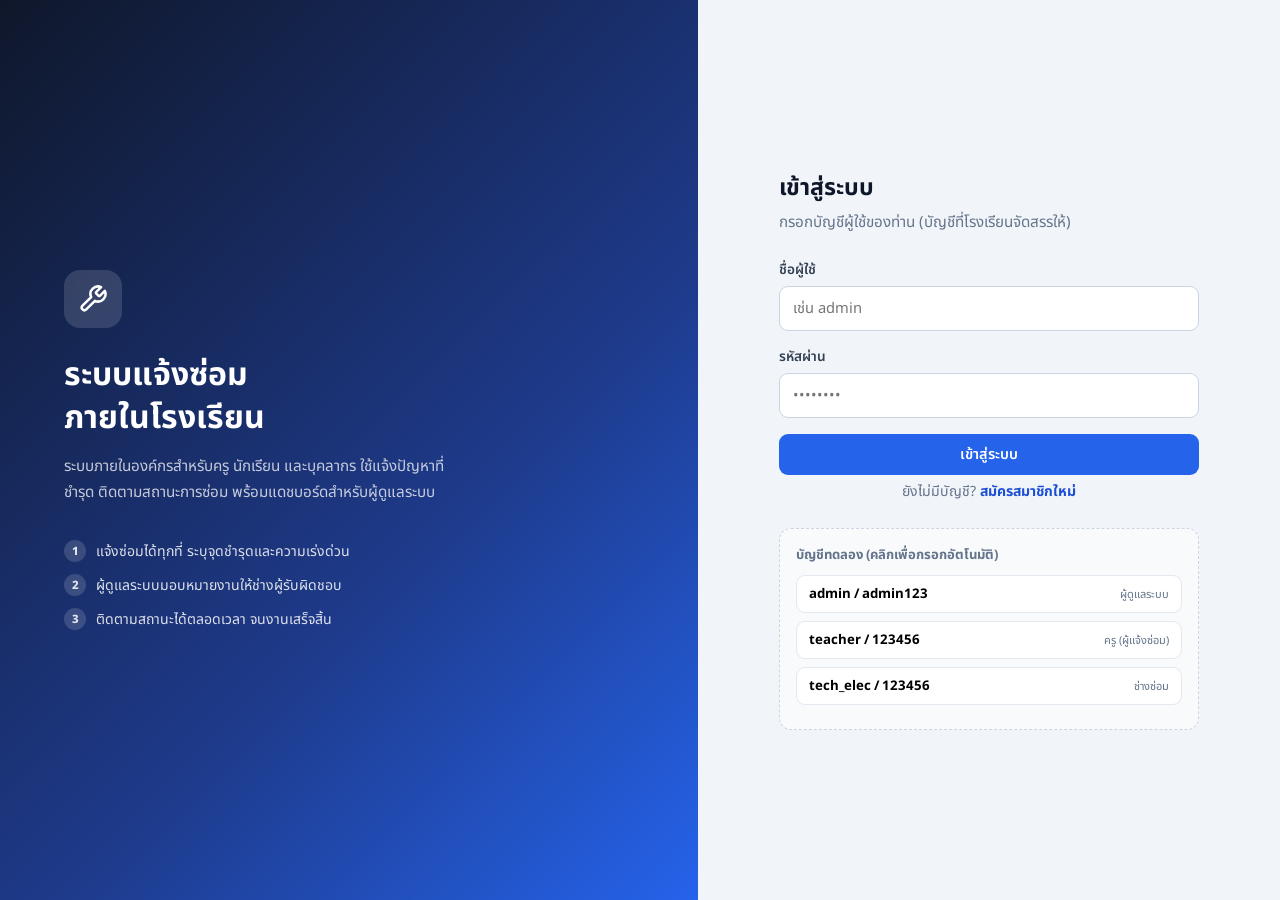
<file: index.html>
<!DOCTYPE html>
<html lang="th">
<head>
  <meta charset="UTF-8">
  <meta name="viewport" content="width=device-width, initial-scale=1.0">
  <title>เข้าสู่ระบบ | ระบบแจ้งซ่อมภายในโรงเรียน</title>
  <link rel="stylesheet" href="css/style.css">
</head>
<body class="login-page">

  <section class="login-brand">
    <div class="brand-mark">
      <svg width="30" height="30" viewBox="0 0 24 24" fill="none" stroke="#fff" stroke-width="2" stroke-linecap="round" stroke-linejoin="round">
        <path d="M14.7 6.3a1 1 0 0 0 0 1.4l1.6 1.6a1 1 0 0 0 1.4 0l3.77-3.77a6 6 0 0 1-7.94 7.94l-6.91 6.91a2.12 2.12 0 0 1-3-3l6.91-6.91a6 6 0 0 1 7.94-7.94l-3.76 3.76z"/>
      </svg>
    </div>
    <h1>ระบบแจ้งซ่อม<br>ภายในโรงเรียน</h1>
    <p>ระบบภายในองค์กรสำหรับครู นักเรียน และบุคลากร ใช้แจ้งปัญหาที่ชำรุด ติดตามสถานะการซ่อม พร้อมแดชบอร์ดสำหรับผู้ดูแลระบบ</p>
    <div class="brand-points">
      <span class="brand-point"><i>1</i> แจ้งซ่อมได้ทุกที่ ระบุจุดชำรุดและความเร่งด่วน</span>
      <span class="brand-point"><i>2</i> ผู้ดูแลระบบมอบหมายงานให้ช่างผู้รับผิดชอบ</span>
      <span class="brand-point"><i>3</i> ติดตามสถานะได้ตลอดเวลา จนงานเสร็จสิ้น</span>
    </div>
  </section>

  <section class="login-panel">
    <div class="login-card">
      <h2>เข้าสู่ระบบ</h2>
      <p>กรอกบัญชีผู้ใช้ของท่าน (บัญชีที่โรงเรียนจัดสรรให้)</p>

      <div id="loginError" class="login-error" hidden></div>

      <form id="loginForm" autocomplete="off">
        <div class="field">
          <label for="username">ชื่อผู้ใช้</label>
          <input class="input" type="text" id="username" placeholder="เช่น admin" required>
        </div>
        <div class="field">
          <label for="password">รหัสผ่าน</label>
          <input class="input" type="password" id="password" placeholder="••••••••" required>
        </div>
        <button class="btn btn-block" type="submit">เข้าสู่ระบบ</button>
      </form>

        <p class="reg-link">ยังไม่มีบัญชี? <a href="register.html">สมัครสมาชิกใหม่</a></p>

      <div class="demo-box">
        <h4>บัญชีทดลอง (คลิกเพื่อกรอกอัตโนมัติ)</h4>
        <button type="button" class="demo-row" data-u="admin" data-p="admin123"><b>admin / admin123</b><small>ผู้ดูแลระบบ</small></button>
        <button type="button" class="demo-row" data-u="teacher" data-p="123456"><b>teacher / 123456</b><small>ครู (ผู้แจ้งซ่อม)</small></button>
        <button type="button" class="demo-row" data-u="tech_elec" data-p="123456"><b>tech_elec / 123456</b><small>ช่างซ่อม</small></button>
      </div>
    </div>
  </section>

  <script src="js/db.js"></script>
  <script src="js/ui.js"></script>
  <script src="js/login.js"></script>
</body>
</html>
</file>
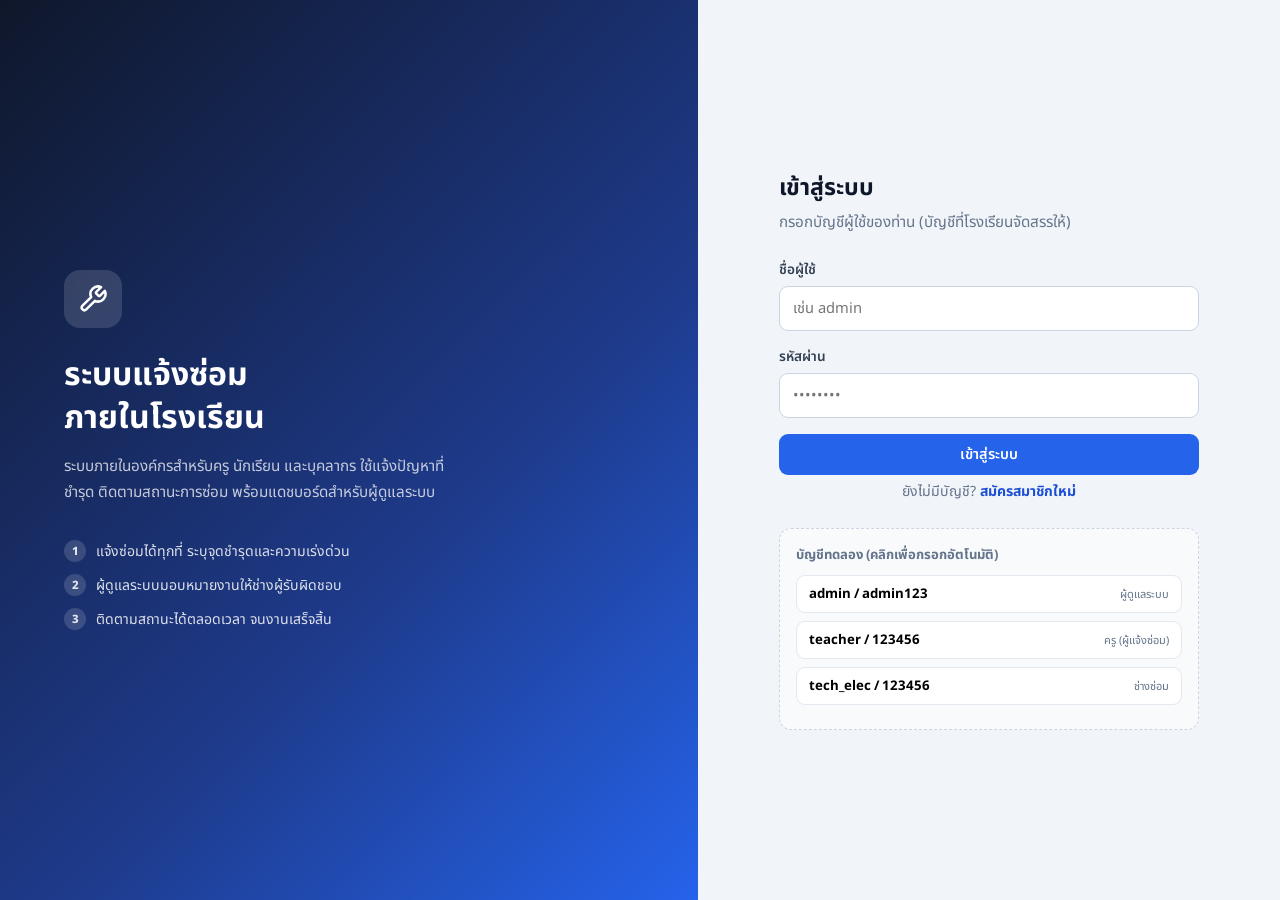
<file: admin.html>
<!DOCTYPE html>
<html lang="th">
<head>
  <meta charset="UTF-8">
  <meta name="viewport" content="width=device-width, initial-scale=1.0">
  <title>แดชบอร์ดผู้ดูแลระบบ | ระบบแจ้งซ่อมภายในโรงเรียน</title>
  <link rel="stylesheet" href="css/style.css">
</head>
<body>
<div class="layout">

  <aside class="sidebar">
    <span class="logo"><span class="logo-mark">
      <svg width="17" height="17" viewBox="0 0 24 24" fill="none" stroke="#fff" stroke-width="2.4" stroke-linecap="round" stroke-linejoin="round"><path d="M14.7 6.3a1 1 0 0 0 0 1.4l1.6 1.6a1 1 0 0 0 1.4 0l3.77-3.77a6 6 0 0 1-7.94 7.94l-6.91 6.91a2.12 2.12 0 0 1-3-3l6.91-6.91a6 6 0 0 1 7.94-7.94l-3.76 3.76z"/></svg>
    </span> ระบบแจ้งซ่อมโรงเรียน</span>
    <nav>
      <button class="side-item active" data-view="viewDashboard">
        <svg viewBox="0 0 24 24" fill="none" stroke="currentColor" stroke-width="2" stroke-linecap="round"><rect x="3" y="3" width="7" height="9"/><rect x="14" y="3" width="7" height="5"/><rect x="14" y="12" width="7" height="9"/><rect x="3" y="16" width="7" height="5"/></svg>
        แดชบอร์ด
      </button>
      <button class="side-item" data-view="viewRepairs">
        <svg viewBox="0 0 24 24" fill="none" stroke="currentColor" stroke-width="2" stroke-linecap="round" stroke-linejoin="round"><path d="M16 4h2a2 2 0 0 1 2 2v14a2 2 0 0 1-2 2H6a2 2 0 0 1-2-2V6a2 2 0 0 1 2-2h2"/><rect x="8" y="2" width="8" height="4" rx="1"/></svg>
        จัดการแจ้งซ่อม
      </button>
      <button class="side-item" data-view="viewUsers">
        <svg viewBox="0 0 24 24" fill="none" stroke="currentColor" stroke-width="2" stroke-linecap="round" stroke-linejoin="round"><path d="M17 21v-2a4 4 0 0 0-4-4H5a4 4 0 0 0-4 4v2"/><circle cx="9" cy="7" r="4"/><path d="M23 21v-2a4 4 0 0 0-3-3.87M16 3.13a4 4 0 0 1 0 7.75"/></svg>
        จัดการผู้ใช้งาน
      </button>
    </nav>
    <div class="sidebar-footer">
      <div class="user-chip">
        <div class="avatar" data-user-avatar></div>
        <div class="info"><b data-user-name></b><small>ผู้ดูแลระบบ</small></div>
        <button class="btn btn-outline btn-sm" data-logout>ออก</button>
      </div>
    </div>
  </aside>

  <main class="main">

    <!-- ===== Dashboard ===== -->
    <section id="viewDashboard" class="view active">
      <div class="main-head">
        <div><h1>ภาพรวมการแจ้งซ่อม</h1><p id="todayText"></p></div>
        <button class="btn" data-view="viewRepairs">ไปที่จัดการแจ้งซ่อม</button>
      </div>

      <div class="stat-grid">
        <div class="stat-card stat-click" data-goto-status="">
          <div class="stat-icon" style="background:#e0e7ff;color:#3730a3">
            <svg viewBox="0 0 24 24" fill="none" stroke="currentColor" stroke-width="2" stroke-linecap="round" stroke-linejoin="round"><path d="M16 4h2a2 2 0 0 1 2 2v14a2 2 0 0 1-2 2H6a2 2 0 0 1-2-2V6a2 2 0 0 1 2-2h2"/><rect x="8" y="2" width="8" height="4" rx="1"/><path d="M9 12h6M9 16h6"/></svg>
          </div>
          <div><div class="stat-num" id="stTotal">0</div><div class="stat-label">งานทั้งหมด</div></div>
        </div>
        <div class="stat-card stat-click" data-goto-status="pending">
          <div class="stat-icon" style="background:#fef3c7;color:#b45309">
            <svg viewBox="0 0 24 24" fill="none" stroke="currentColor" stroke-width="2" stroke-linecap="round" stroke-linejoin="round"><circle cx="12" cy="12" r="10"/><polyline points="12 6 12 12 16 14"/></svg>
          </div>
          <div><div class="stat-num" id="stPending">0</div><div class="stat-label">รอดำเนินการ</div></div>
        </div>
        <div class="stat-card stat-click" data-goto-status="in_progress">
          <div class="stat-icon" style="background:#ede9fe;color:#6d28d9">
            <svg viewBox="0 0 24 24" fill="none" stroke="currentColor" stroke-width="2" stroke-linecap="round" stroke-linejoin="round"><path d="M14.7 6.3a1 1 0 0 0 0 1.4l1.6 1.6a1 1 0 0 0 1.4 0l3.77-3.77a6 6 0 0 1-7.94 7.94l-6.91 6.91a2.12 2.12 0 0 1-3-3l6.91-6.91a6 6 0 0 1 7.94-7.94l-3.76 3.76z"/></svg>
          </div>
          <div><div class="stat-num" id="stProgress">0</div><div class="stat-label">กำลังซ่อม / มอบหมายแล้ว</div></div>
        </div>
        <div class="stat-card stat-click" data-goto-status="done">
          <div class="stat-icon" style="background:#d1fae5;color:#047857">
            <svg viewBox="0 0 24 24" fill="none" stroke="currentColor" stroke-width="2" stroke-linecap="round" stroke-linejoin="round"><path d="M22 11.08V12a10 10 0 1 1-5.93-9.14"/><polyline points="22 4 12 14.01 9 11.01"/></svg>
          </div>
          <div><div class="stat-num" id="stDone">0</div><div class="stat-label">เสร็จสิ้น</div></div>
        </div>
      </div>

      <div class="grid-2">
        <div class="card card-pad">
          <h3 class="card-title">จำนวนแจ้งซ่อมตามหมวดงาน</h3>
          <div id="catChart"></div>
        </div>
        <div class="card card-pad">
          <h3 class="card-title">สัดส่วนสถานะงานทั้งหมด</h3>
          <div class="donut-wrap">
            <div class="donut" id="statusDonut"></div>
            <div class="legend" id="statusLegend"></div>
          </div>
        </div>
      </div>

      <div class="card">
        <div class="card-pad" style="padding-bottom:8px;display:flex;justify-content:space-between;align-items:center">
          <h3 class="card-title" style="margin:0">แจ้งซ่อมล่าสุด</h3>
          <button class="btn btn-outline btn-sm" data-view="viewRepairs">ดูทั้งหมด</button>
        </div>
        <div class="table-wrap">
          <table class="data-table">
            <thead><tr><th>รหัส</th><th>เรื่อง / สถานที่</th><th>ผู้แจ้ง</th><th>ความเร่งด่วน</th><th>สถานะ</th><th>ช่างผู้รับผิดชอบ</th></tr></thead>
            <tbody id="recentBody"></tbody>
          </table>
        </div>
      </div>
    </section>

    <!-- ===== Repairs management ===== -->
    <section id="viewRepairs" class="view">
      <div class="main-head">
        <div><h1>จัดการแจ้งซ่อม</h1><p>ตรวจสอบ มอบหมายช่าง และปิดงาน</p></div>
      </div>
      <div class="filter-tabs" id="repairGroupTabs">
        <button type="button" class="ftab active" data-group="">งานทั้งหมด</button>
        <button type="button" class="ftab" data-group="active">กำลังดำเนินการ</button>
        <button type="button" class="ftab" data-group="finished">ซ่อมเสร็จแล้ว / ยกเลิก</button>
      </div>
      <div class="card card-pad" style="padding-bottom:12px">
        <div class="toolbar" style="margin-bottom:0">
          <input type="text" class="input search" id="rSearch" placeholder="ค้นหารหัส / เรื่อง / สถานที่...">
          <select class="input" id="rStatus">
            <option value="">สถานะ: ทั้งหมด</option>
            <option value="pending">รอดำเนินการ</option>
            <option value="assigned">มอบหมายแล้ว</option>
            <option value="in_progress">กำลังซ่อม</option>
            <option value="done">เสร็จสิ้น</option>
            <option value="cancelled">ยกเลิก</option>
          </select>
          <select class="input" id="rCategory"><option value="">หมวด: ทั้งหมด</option></select>
        </div>
      </div>
      <div class="card" style="margin-top:14px">
        <div class="table-wrap">
          <table class="data-table">
            <thead>
              <tr>
                <th>รหัส</th><th>เรื่อง / สถานที่</th><th>หมวด</th><th>ผู้แจ้ง</th><th>ความเร่งด่วน</th>
                <th>ช่างผู้รับผิดชอบ</th><th>สถานะ</th><th>วันที่แจ้ง / เสร็จ</th><th style="text-align:right">จัดการ</th>
              </tr>
            </thead>
            <tbody id="repairTableBody"></tbody>
          </table>
        </div>
        <div id="repairEmpty" class="empty-state" hidden><b>ไม่พบรายการ</b>ลองปรับเงื่อนไขการค้นหา</div>
      </div>
    </section>

    <!-- ===== Users management ===== -->
    <section id="viewUsers" class="view">
      <div class="main-head">
        <div><h1>จัดการผู้ใช้งาน</h1><p>เพิ่มบัญชีครู นักเรียน และช่างซ่อมของโรงเรียน</p></div>
        <button class="btn" id="addUserBtn">+ เพิ่มผู้ใช้งาน</button>
      </div>
      <div class="card card-pad" style="padding-bottom:12px">
        <div class="toolbar" style="margin-bottom:0">
          <input type="text" class="input search" id="uSearch" placeholder="ค้นหาชื่อ / ชื่อผู้ใช้...">
          <select class="input" id="uRole">
            <option value="">บทบาท: ทั้งหมด</option>
            <option value="admin">ผู้ดูแลระบบ</option>
            <option value="tech">ช่างซ่อม</option>
            <option value="user">ผู้แจ้งซ่อม</option>
          </select>
        </div>
      </div>
      <div class="card" style="margin-top:14px">
        <div class="table-wrap">
          <table class="data-table">
            <thead><tr><th>รหัส</th><th>ชื่อ - สกุล</th><th>ชื่อผู้ใช้</th><th>บทบาท</th><th>เบอร์ติดต่อ</th><th style="text-align:right">จัดการ</th></tr></thead>
            <tbody id="userTableBody"></tbody>
          </table>
        </div>
        <div id="userEmpty" class="empty-state" hidden><b>ไม่พบผู้ใช้งาน</b></div>
      </div>
    </section>
  </main>
</div>

<!-- assign modal -->
<div class="modal-backdrop" id="assignModal">
  <div class="modal">
    <div class="modal-head"><h3 id="assignTitle">มอบหมายงาน</h3>
      <button class="modal-close" onclick="closeModal('assignModal')">✕</button></div>
    <form id="assignForm">
      <div class="modal-body">
        <p style="font-size:.86rem;color:var(--muted)" id="assignInfo"></p>
        <div class="field">
          <label for="assignTech">ช่างผู้รับผิดชอบ *</label>
          <select class="input" id="assignTech" required></select>
        </div>
        <div class="field">
          <label for="assignPriority">ปรับความเร่งด่วน</label>
          <select class="input" id="assignPriority">
            <option value="normal">ปกติ</option>
            <option value="urgent">เร่งด่วน</option>
            <option value="emergency">ฉุกเฉิน</option>
          </select>
        </div>
      </div>
      <div class="modal-foot">
        <button type="button" class="btn btn-outline btn-sm" onclick="closeModal('assignModal')">ยกเลิก</button>
        <button type="submit" class="btn btn-sm">บันทึกการมอบหมาย</button>
      </div>
    </form>
  </div>
</div>

<!-- repair detail modal -->
<div class="modal-backdrop" id="detailModal">
  <div class="modal modal-lg">
    <div class="modal-head"><h3>รายละเอียดงาน <span id="dCode" class="code-tag"></span></h3>
      <button class="modal-close" onclick="closeModal('detailModal')">✕</button></div>
    <div class="modal-body" id="detailBody"></div>
  </div>
</div>

<!-- user form modal -->
<div class="modal-backdrop" id="userModal">
  <div class="modal">
    <div class="modal-head"><h3 id="userModalTitle">เพิ่มผู้ใช้งาน</h3>
      <button class="modal-close" onclick="closeModal('userModal')">✕</button></div>
    <form id="userForm">
      <div class="modal-body">
        <input type="hidden" id="uEditId">
        <div class="field">
          <label for="uName">ชื่อ - สกุล *</label>
          <input class="input" id="uName" required placeholder="เช่น ครูสมศรี รักเรียน">
        </div>
        <div class="field">
          <label for="uUsername">ชื่อผู้ใช้ (เข้าสู่ระบบ) *</label>
          <input class="input" id="uUsername" required placeholder="ภาษาอังกฤษ ไม่มีวรรค">
        </div>
        <div class="field">
          <label for="uPassword">รหัสผ่าน *</label>
          <input class="input" id="uPassword" required minlength="4" placeholder="อย่างน้อย 4 ตัวอักษร">
        </div>
        <div class="field">
          <label for="uRoleSelect">บทบาท *</label>
          <select class="input" id="uRoleSelect" required>
            <option value="user">ผู้แจ้งซ่อม (ครู/นักเรียน/บุคลากร)</option>
            <option value="tech">ช่างซ่อม</option>
            <option value="admin">ผู้ดูแลระบบ</option>
          </select>
        </div>
        <div class="field">
          <label for="uPhone">เบอร์ติดต่อ</label>
          <input class="input" id="uPhone" placeholder="เช่น 08x-xxx-xxxx">
        </div>
      </div>
      <div class="modal-foot">
        <button type="button" class="btn btn-outline btn-sm" onclick="closeModal('userModal')">ยกเลิก</button>
        <button type="submit" class="btn btn-sm">บันทึก</button>
      </div>
    </form>
  </div>
</div>

<!-- confirm modal -->
<div class="modal-backdrop" id="confirmModal">
  <div class="modal" style="max-width:400px">
    <div class="modal-head"><h3 id="confirmTitle">ยืนยัน</h3>
      <button class="modal-close">✕</button></div>
    <div class="modal-body"><p style="font-size:.9rem;color:#334155" id="confirmMessage"></p></div>
    <div class="modal-foot">
      <button class="btn btn-outline btn-sm" id="confirmCancelBtn">ปิด</button>
      <button class="btn btn-danger btn-sm" id="confirmOkBtn">ยืนยัน</button>
    </div>
  </div>
</div>

<script src="js/db.js"></script>
<script src="js/ui.js"></script>
<script src="js/admin.js"></script>
</body>
</html>
</file>
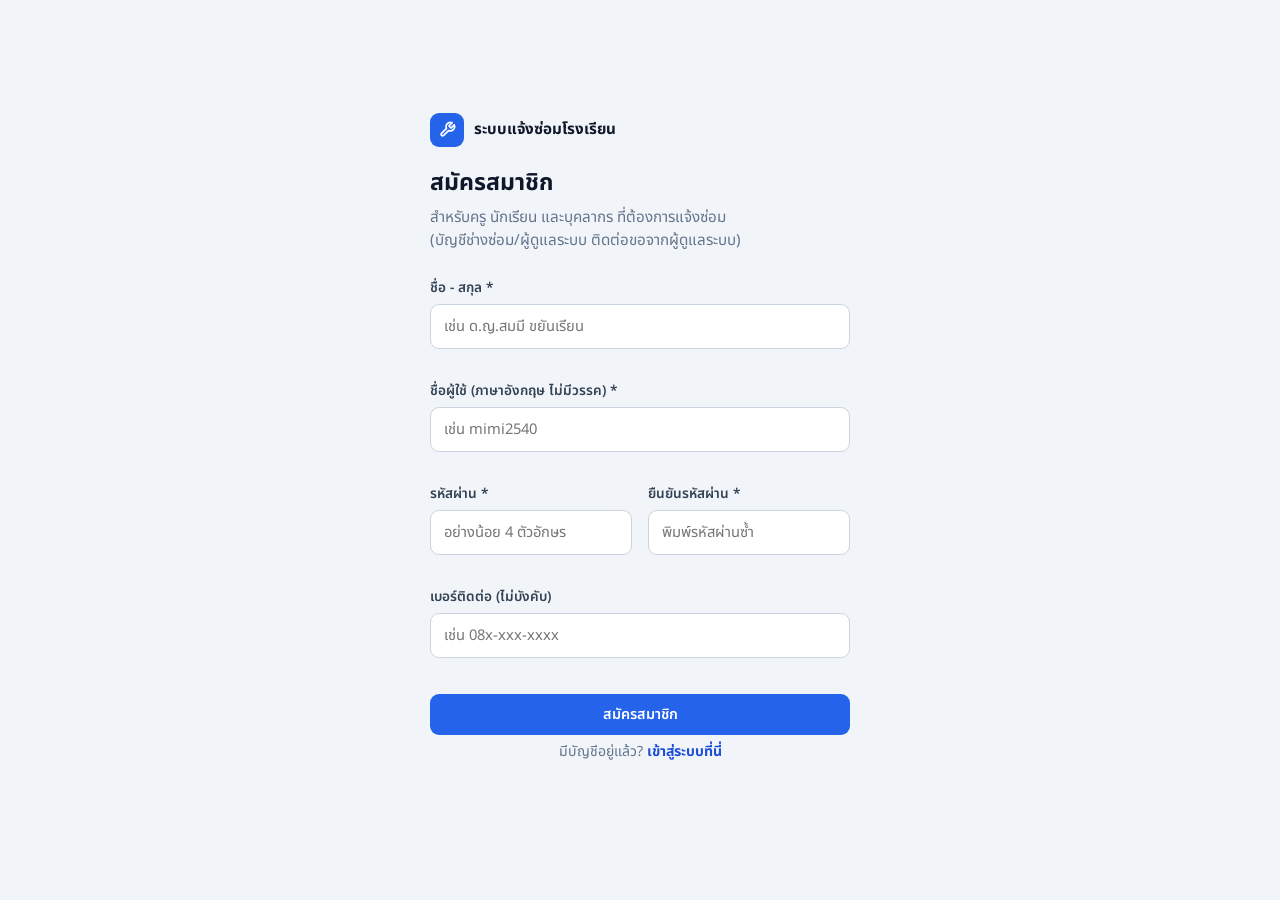
<file: register.html>
<!DOCTYPE html>
<html lang="th">
<head>
  <meta charset="UTF-8">
  <meta name="viewport" content="width=device-width, initial-scale=1.0">
  <title>สมัครสมาชิก | ระบบแจ้งซ่อมภายในโรงเรียน</title>
  <link rel="stylesheet" href="css/style.css">
</head>
<body class="login-page">

  <section class="login-panel">
    <div class="login-card">
      <div style="display:flex;align-items:center;gap:10px;margin-bottom:18px">
        <span class="logo-mark">
          <svg width="17" height="17" viewBox="0 0 24 24" fill="none" stroke="#fff" stroke-width="2.4" stroke-linecap="round" stroke-linejoin="round"><path d="M14.7 6.3a1 1 0 0 0 0 1.4l1.6 1.6a1 1 0 0 0 1.4 0l3.77-3.77a6 6 0 0 1-7.94 7.94l-6.91 6.91a2.12 2.12 0 0 1-3-3l6.91-6.91a6 6 0 0 1 7.94-7.94l-3.76 3.76z"/></svg>
        </span>
        <b>ระบบแจ้งซ่อมโรงเรียน</b>
      </div>
      <h2>สมัครสมาชิก</h2>
      <p>สำหรับครู นักเรียน และบุคลากร ที่ต้องการแจ้งซ่อม<br>(บัญชีช่างซ่อม/ผู้ดูแลระบบ ติดต่อขอจากผู้ดูแลระบบ)</p>

      <div id="regError" class="login-error" hidden></div>

      <form id="regForm" autocomplete="off">
        <div class="field" style="margin-bottom:16px">
          <label for="rName">ชื่อ - สกุล *</label>
          <input class="input" type="text" id="rName" placeholder="เช่น ด.ญ.สมมี ขยันเรียน" required>
        </div>
        <div class="field" style="margin-bottom:16px">
          <label for="rUsername">ชื่อผู้ใช้ (ภาษาอังกฤษ ไม่มีวรรค) *</label>
          <input class="input" type="text" id="rUsername" placeholder="เช่น mimi2540" required minlength="4" pattern="[A-Za-z0-9_.]+" title="ใช้อังกฤษตัวเลข _ . เท่านั้น">
        </div>
        <div class="form-grid-2" style="margin-bottom:16px">
          <div class="field">
            <label for="rPassword">รหัสผ่าน *</label>
            <input class="input" type="password" id="rPassword" required minlength="4" placeholder="อย่างน้อย 4 ตัวอักษร">
          </div>
          <div class="field">
            <label for="rConfirm">ยืนยันรหัสผ่าน *</label>
            <input class="input" type="password" id="rConfirm" required placeholder="พิมพ์รหัสผ่านซ้ำ">
          </div>
        </div>
        <div class="field" style="margin-bottom:20px">
          <label for="rPhone">เบอร์ติดต่อ (ไม่บังคับ)</label>
          <input class="input" type="tel" id="rPhone" placeholder="เช่น 08x-xxx-xxxx">
        </div>
        <button class="btn btn-block" type="submit">สมัครสมาชิก</button>
      </form>

      <p class="reg-link">มีบัญชีอยู่แล้ว? <a href="index.html">เข้าสู่ระบบที่นี่</a></p>
    </div>
  </section>

  <script src="js/db.js"></script>
  <script src="js/ui.js"></script>
  <script src="js/register.js"></script>
</body>
</html>
</file>
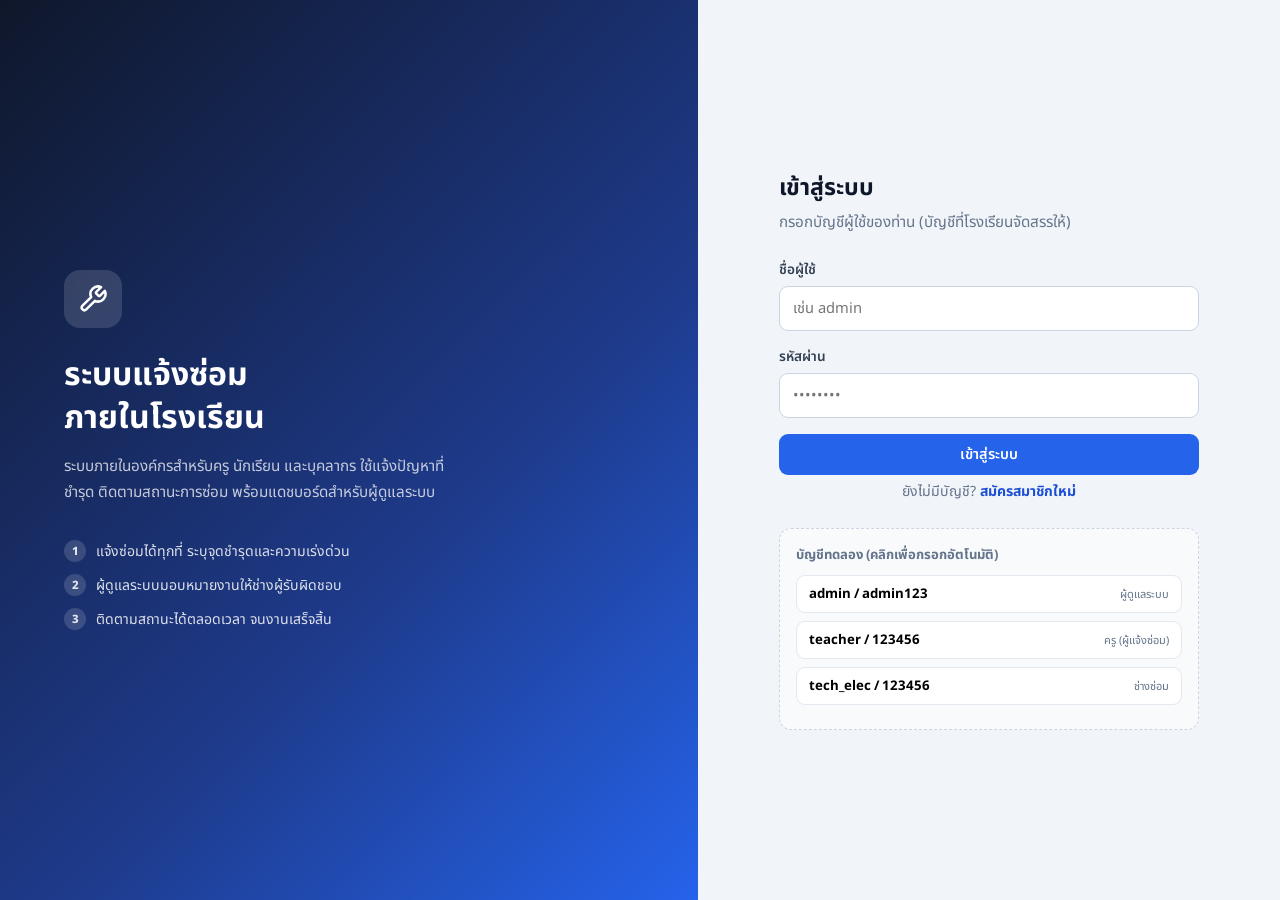
<file: tech.html>
<!DOCTYPE html>
<html lang="th">
<head>
  <meta charset="UTF-8">
  <meta name="viewport" content="width=device-width, initial-scale=1.0">
  <title>งานซ่อมของฉัน | ระบบแจ้งซ่อมภายในโรงเรียน</title>
  <link rel="stylesheet" href="css/style.css">
</head>
<body>

  <header class="topbar">
    <span class="logo"><span class="logo-mark">
      <svg width="17" height="17" viewBox="0 0 24 24" fill="none" stroke="#fff" stroke-width="2.4" stroke-linecap="round" stroke-linejoin="round"><path d="M14.7 6.3a1 1 0 0 0 0 1.4l1.6 1.6a1 1 0 0 0 1.4 0l3.77-3.77a6 6 0 0 1-7.94 7.94l-6.91 6.91a2.12 2.12 0 0 1-3-3l6.91-6.91a6 6 0 0 1 7.94-7.94l-3.76 3.76z"/></svg>
    </span> ระบบแจ้งซ่อมโรงเรียน</span>
    <nav>
      <button class="tab-link active" data-tab="tabJobs">งานที่ได้รับมอบหมาย</button>
      <button class="tab-link" data-tab="tabHistory">ประวัติงาน</button>
    </nav>
    <span class="spacer"></span>
    <div class="user-chip">
      <div class="info"><b data-user-name></b><small>ช่างซ่อม</small></div>
      <div class="avatar" data-user-avatar></div>
      <button class="btn btn-outline btn-sm" data-logout>ออกจากระบบ</button>
    </div>
  </header>

  <main class="page">
    <!-- Tab : jobs -->
    <section id="tabJobs" class="view active">
      <div class="mini-stats" id="techStats"></div>

      <h3 style="margin:4px 0 14px">รอดำเนินการ <span id="cntAssigned" class="chip"></span></h3>
      <div class="job-grid" id="assignedGrid"></div>
      <div id="assignedEmpty" class="empty-state card card-pad" hidden><b>ไม่มีงานรอดำเนินการ</b>งานใหม่จะปรากฏที่นี่เมื่อผู้ดูแลระบบมอบหมายให้ท่าน</div>

      <h3 class="section-gap">กำลังซ่อม <span id="cntProgress" class="chip"></span></h3>
      <div class="job-grid" id="progressGrid"></div>
      <div id="progressEmpty" class="empty-state card card-pad" hidden><b>ยังไม่มีงานที่กำลังดำเนินการ</b>กด "เริ่มดำเนินการ" ในการ์ดงานด้านบนเมื่อเริ่มทำงาน</div>
    </section>

    <!-- Tab : history -->
    <section id="tabHistory" class="view">
      <div class="card">
        <div class="card-pad" style="padding-bottom:10px"><h3 class="card-title" style="margin:0">ประวัติงานที่เสร็จสิ้น / ถูกยกเลิก</h3></div>
        <div class="table-wrap">
          <table class="data-table">
            <thead>
              <tr><th>รหัส</th><th>เรื่อง / สถานที่</th><th>ผู้แจ้ง</th><th>สถานะ</th><th>วันที่แจ้ง</th><th>วันที่เสร็จ</th><th style="text-align:right">รายละเอียด</th></tr>
            </thead>
            <tbody id="historyBody"></tbody>
          </table>
        </div>
        <div id="historyEmpty" class="empty-state" hidden><b>ยังไม่มีประวัติงาน</b></div>
      </div>
    </section>
  </main>

  <!-- complete modal -->
  <div class="modal-backdrop" id="completeModal">
    <div class="modal">
      <div class="modal-head"><h3>แจ้งซ่อมเสร็จสิ้น <span id="cCode" class="code-tag"></span></h3>
        <button class="modal-close" onclick="closeModal('completeModal')">✕</button></div>
      <form id="completeForm">
        <div class="modal-body">
          <p style="font-size:.86rem;color:var(--muted)">ระบุผลการดำเนินงาน เพื่อแจ้งผู้แจ้งซ่อมและเก็บเข้าประวัติ</p>
          <div class="field">
            <label for="cNote">หมายเหตุ / วิธีแก้ไข *</label>
            <textarea class="input" id="cNote" placeholder="เช่น เปลี่ยนหลอดไฟ 2 ดวง ทดสอบแล้วปกติ" required></textarea>
          </div>
        </div>
        <div class="modal-foot">
          <button type="button" class="btn btn-outline btn-sm" onclick="closeModal('completeModal')">ยกเลิก</button>
          <button type="submit" class="btn btn-success btn-sm">ยืนยันงานเสร็จสิ้น</button>
        </div>
      </form>
    </div>
  </div>

  <!-- detail modal -->
  <div class="modal-backdrop" id="detailModal">
    <div class="modal modal-lg">
      <div class="modal-head"><h3>รายละเอียดงาน <span id="dCode" class="code-tag"></span></h3>
        <button class="modal-close" onclick="closeModal('detailModal')">✕</button></div>
      <div class="modal-body" id="detailBody"></div>
    </div>
  </div>

  <script src="js/db.js"></script>
  <script src="js/ui.js"></script>
  <script src="js/tech.js"></script>
</body>
</html>
</file>
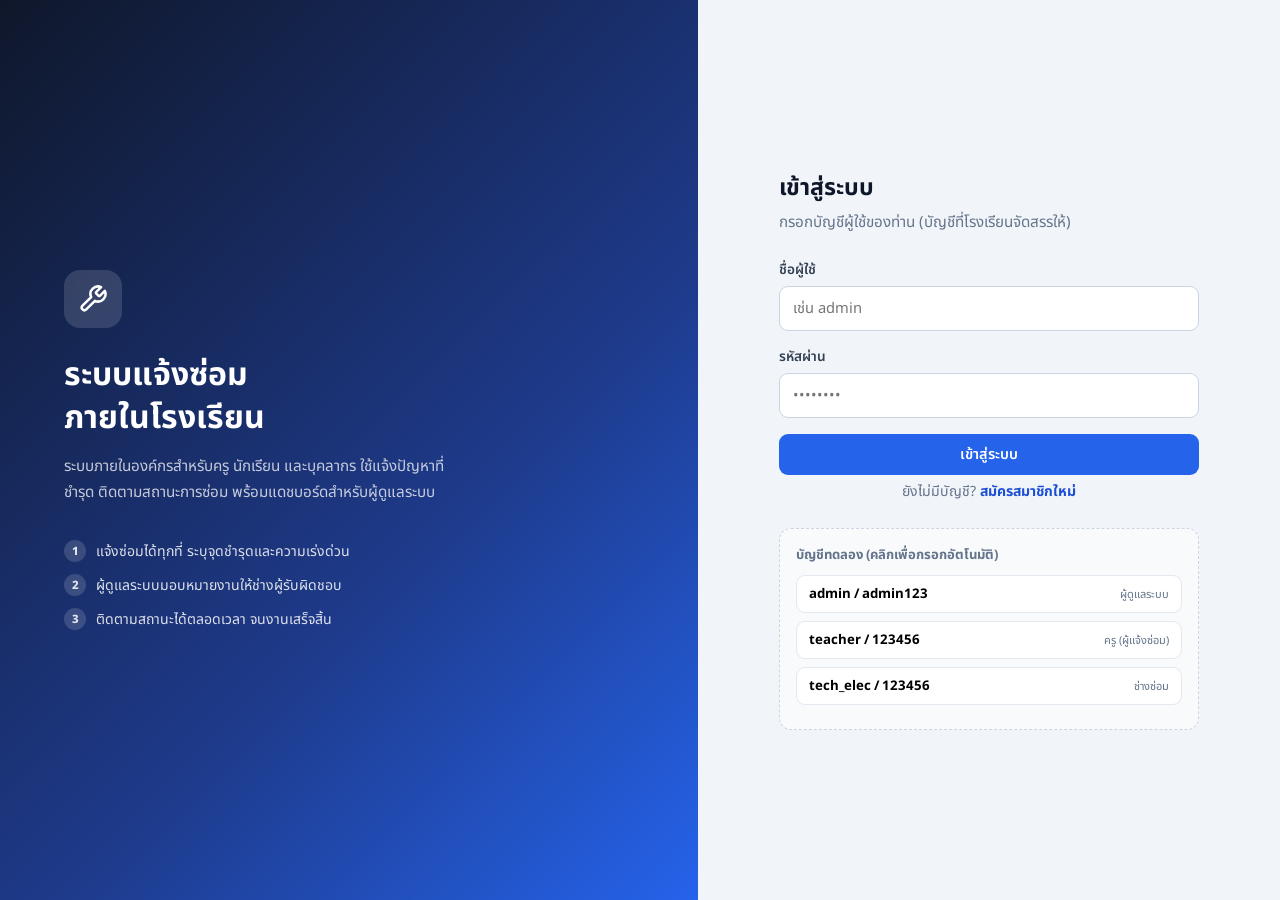
<file: user.html>
<!DOCTYPE html>
<html lang="th">
<head>
  <meta charset="UTF-8">
  <meta name="viewport" content="width=device-width, initial-scale=1.0">
  <title>แจ้งซ่อม | ระบบแจ้งซ่อมภายในโรงเรียน</title>
  <link rel="stylesheet" href="css/style.css">
</head>
<body>

  <header class="topbar">
    <span class="logo"><span class="logo-mark">
      <svg width="17" height="17" viewBox="0 0 24 24" fill="none" stroke="#fff" stroke-width="2.4" stroke-linecap="round" stroke-linejoin="round"><path d="M14.7 6.3a1 1 0 0 0 0 1.4l1.6 1.6a1 1 0 0 0 1.4 0l3.77-3.77a6 6 0 0 1-7.94 7.94l-6.91 6.91a2.12 2.12 0 0 1-3-3l6.91-6.91a6 6 0 0 1 7.94-7.94l-3.76 3.76z"/></svg>
    </span> ระบบแจ้งซ่อมโรงเรียน</span>
    <nav>
      <button class="tab-link active" data-tab="tabReport">แจ้งซ่อมใหม่</button>
      <button class="tab-link" data-tab="tabMyList">รายการของฉัน</button>
    </nav>
    <span class="spacer"></span>
    <div class="user-chip">
      <div class="info"><b data-user-name></b><small>ผู้แจ้งซ่อม</small></div>
      <div class="avatar" data-user-avatar></div>
      <button class="btn btn-outline btn-sm" data-logout>ออกจากระบบ</button>
    </div>
  </header>

  <main class="page">

    <!-- Tab : form -->
    <section id="tabReport" class="view active">
      <div class="card card-pad">
        <h3 class="card-title">ฟอร์มแจ้งซ่อม</h3>
        <form id="repairForm">
          <div class="field" style="margin-bottom:16px">
            <label for="fTitle">หัวข้อเรื่อง *</label>
            <input class="input" id="fTitle" type="text" placeholder="สรุปสั้น ๆ เช่น ไฟห้องเรียนไม่ติด" required>
          </div>
          <div class="form-grid-2" style="margin-bottom:16px">
            <div class="field">
              <label for="fLocation">สถานที่ *</label>
              <select class="input" id="fLocation" required><option value="">-- เลือกสถานที่ --</option></select>
            </div>
            <div class="field">
              <label for="fCategory">หมวดงาน *</label>
              <select class="input" id="fCategory" required><option value="">-- เลือกหมวด --</option></select>
            </div>
          </div>
          <div class="field" style="margin-bottom:16px">
            <label>ความเร่งด่วน *</label>
            <div class="radio-pills">
              <label class="radio-pill"><input type="radio" name="priority" value="normal" checked><span>ปกติ</span></label>
              <label class="radio-pill"><input type="radio" name="priority" value="urgent"><span>เร่งด่วน</span></label>
              <label class="radio-pill"><input type="radio" name="priority" value="emergency"><span>ฉุกเฉิน (อันตราย)</span></label>
            </div>
          </div>
          <div class="field" style="margin-bottom:20px">
            <label for="fDesc">รายละเอียด / อาการที่พบ *</label>
            <textarea class="input" id="fDesc" placeholder="อธิบายอาการ ตำแหน่งที่ชำรุด หรือปัญหาที่พบให้ละเอียดที่สุด" required></textarea>
          </div>
          <div class="form-actions">
            <button class="btn" type="submit">ส่งแบบแจ้งซ่อม</button>
          </div>
        </form>
      </div>
    </section>

    <!-- Tab : my list -->
    <section id="tabMyList" class="view">
      <div class="mini-stats" id="myStats"></div>

      <h3 style="margin:4px 0 14px">งานที่กำลังดำเนินการ <span class="chip" id="cntMyActive"></span></h3>
      <div class="card">
        <div class="table-wrap">
          <table class="data-table">
            <thead>
              <tr>
                <th>รหัส</th><th>เรื่อง / สถานที่</th><th>หมวด</th><th>ความเร่งด่วน</th>
                <th>สถานะ</th><th>วันที่แจ้ง</th><th style="text-align:right">จัดการ</th>
              </tr>
            </thead>
            <tbody id="myActiveBody"></tbody>
          </table>
        </div>
        <div id="myActiveEmpty" class="empty-state" hidden><b>ไม่มีงานที่กำลังดำเนินการ</b>งานที่ยังไม่เสร็จจะแสดงที่นี่</div>
      </div>

      <h3 class="section-gap">ประวัติงานที่ซ่อมเสร็จแล้ว / ยกเลิก <span class="chip" id="cntMyDone"></span></h3>
      <div class="card">
        <div class="table-wrap">
          <table class="data-table">
            <thead>
              <tr>
                <th>รหัส</th><th>เรื่อง / สถานที่</th><th>สถานะ</th>
                <th>วันที่แจ้ง</th><th>วันที่เสร็จ</th><th style="text-align:right">รายละเอียด</th>
              </tr>
            </thead>
            <tbody id="myHistoryBody"></tbody>
          </table>
        </div>
        <div id="myHistoryEmpty" class="empty-state" hidden><b>ยังไม่มีประวัติงาน</b>งานที่ซ่อมเสร็จแล้วจะถูกย้ายมาไว้ที่นี่</div>
      </div>
    </section>
  </main>

  <!-- detail modal -->
  <div class="modal-backdrop" id="detailModal">
    <div class="modal modal-lg">
      <div class="modal-head"><h3>รายละเอียดงาน <span id="dCode" class="code-tag"></span></h3>
        <button class="modal-close" onclick="closeModal('detailModal')">✕</button></div>
      <div class="modal-body" id="detailBody"></div>
    </div>
  </div>

  <!-- confirm modal -->
  <div class="modal-backdrop" id="confirmModal">
    <div class="modal" style="max-width:400px">
      <div class="modal-head"><h3 id="confirmTitle">ยืนยัน</h3>
        <button class="modal-close" onclick="closeModal('confirmModal')">✕</button></div>
      <div class="modal-body"><p style="font-size:.9rem;color:#334155" id="confirmMessage"></p></div>
      <div class="modal-foot">
        <button class="btn btn-outline btn-sm" id="confirmCancelBtn">ปิด</button>
        <button class="btn btn-danger btn-sm" id="confirmOkBtn">ยืนยัน</button>
      </div>
    </div>
  </div>

  <script src="js/db.js"></script>
  <script src="js/ui.js"></script>
  <script src="js/user.js"></script>
</body>
</html>
</file>
<file: css/style.css>
@import url('https://fonts.googleapis.com/css2?family=Noto+Sans+Thai:wght@300;400;500;600;700;800&display=swap');

:root {
  --primary: #2563eb;
  --primary-dark: #1d4ed8;
  --primary-light: #dbeafe;
  --sidebar-bg: #0f172a;
  --bg: #f1f5f9;
  --card: #ffffff;
  --text: #0f172a;
  --muted: #64748b;
  --border: #e2e8f0;
  --danger: #ef4444;
  --success: #10b981;
  --warning: #f59e0b;
  --radius: 12px;
  --shadow: 0 1px 3px rgba(15, 23, 42, .08), 0 4px 14px rgba(15, 23, 42, .06);
}

* { box-sizing: border-box; margin: 0; padding: 0; }

body {
  font-family: 'Noto Sans Thai', 'Segoe UI', Tahoma, sans-serif;
  background: var(--bg);
  color: var(--text);
  font-size: .95rem;
}

h1, h2, h3 { font-weight: 700; }
a { text-decoration: none; color: inherit; }

/* ---------- Buttons ---------- */
.btn {
  display: inline-flex;
  align-items: center;
  justify-content: center;
  gap: 6px;
  border: 1px solid transparent;
  border-radius: 9px;
  padding: 9px 16px;
  font-size: .9rem;
  font-weight: 600;
  cursor: pointer;
  transition: all .18s;
  background: var(--primary);
  color: #fff;
  font-family: inherit;
}
.btn:hover { background: var(--primary-dark); }
.btn-outline { background: #fff; color: var(--text); border-color: var(--border); }
.btn-outline:hover { background: var(--bg); border-color: #cbd5e1; }
.btn-danger { background: var(--danger); }
.btn-danger:hover { background: #dc2626; }
.btn-success { background: var(--success); }
.btn-success:hover { background: #059669; }
.btn-sm { padding: 5px 11px; font-size: .8rem; border-radius: 7px; }
.btn-block { width: 100%; }

/* ---------- Forms ---------- */
.field label {
  display: block;
  font-size: .85rem;
  font-weight: 600;
  margin-bottom: 6px;
  color: #334155;
}
.input, select.input, textarea.input {
  width: 100%;
  padding: 10px 13px;
  border: 1px solid #cbd5e1;
  border-radius: 9px;
  font-size: .92rem;
  font-family: inherit;
  background: #fff;
  color: var(--text);
  outline: none;
  transition: border-color .15s, box-shadow .15s;
}
.input:focus { border-color: var(--primary); box-shadow: 0 0 0 3px rgba(37, 99, 235, .15); }
textarea.input { resize: vertical; min-height: 96px; }

.radio-pills { display: flex; gap: 8px; flex-wrap: wrap; }
.radio-pill input { display: none; }
.radio-pill span {
  display: inline-block;
  padding: 8px 16px;
  border: 1px solid #cbd5e1;
  border-radius: 999px;
  font-size: .85rem;
  font-weight: 600;
  cursor: pointer;
  color: var(--muted);
  transition: all .15s;
}
.radio-pill input:checked + span {
  background: var(--primary-light);
  border-color: var(--primary);
  color: var(--primary-dark);
}

/* ---------- Badges / Chips ---------- */
.badge {
  display: inline-block;
  padding: 4px 11px;
  border-radius: 999px;
  font-size: .74rem;
  font-weight: 700;
  white-space: nowrap;
}
.st-pending     { background: #fef3c7; color: #b45309; }
.st-assigned    { background: #dbeafe; color: #1d4ed8; }
.st-in_progress { background: #ede9fe; color: #6d28d9; }
.st-done        { background: #d1fae5; color: #047857; }
.st-cancelled   { background: #e2e8f0; color: #475569; }

.pr-normal    { background: #d1fae5; color: #047857; }
.pr-urgent    { background: #fef3c7; color: #b45309; }
.pr-emergency { background: #fee2e2; color: #b91c1c; }

.role-admin { background: #fee2e2; color: #b91c1c; }
.role-tech  { background: #dbeafe; color: #1d4ed8; }
.role-user  { background: #dcfce7; color: #15803d; }

.chip {
  display: inline-block;
  padding: 3px 10px;
  border-radius: 999px;
  font-size: .74rem;
  font-weight: 600;
  background: var(--bg);
  color: #475569;
  border: 1px solid var(--border);
  white-space: nowrap;
}

.code-tag {
  font-family: Consolas, monospace;
  font-size: .78rem;
  font-weight: 700;
  color: var(--primary-dark);
  background: var(--primary-light);
  padding: 2px 8px;
  border-radius: 6px;
}

/* ---------- Login page ---------- */
.login-page { min-height: 100vh; display: flex; }
.login-brand {
  flex: 1.1;
  background: linear-gradient(135deg, #0f172a 0%, #1e3a8a 60%, #2563eb 100%);
  color: #fff;
  display: flex;
  flex-direction: column;
  justify-content: center;
  padding: 64px;
}
.login-brand h1 { font-size: 2rem; line-height: 1.35; max-width: 440px; }
.login-brand p { margin-top: 14px; color: rgba(255,255,255,.75); max-width: 400px; line-height: 1.7; }
.brand-mark {
  width: 58px; height: 58px;
  border-radius: 16px;
  background: rgba(255,255,255,.14);
  display: flex; align-items: center; justify-content: center;
  margin-bottom: 26px;
  backdrop-filter: blur(4px);
}
.brand-points { margin-top: 34px; display: grid; gap: 12px; }
.brand-point { display: flex; gap: 10px; align-items: center; font-size: .88rem; color: rgba(255,255,255,.85); }
.brand-point i {
  width: 22px; height: 22px; border-radius: 50%;
  background: rgba(255,255,255,.15);
  display: inline-flex; align-items: center; justify-content: center;
  font-style: normal; font-size: .72rem; font-weight: 800;
}

.login-panel {
  flex: 1;
  display: flex;
  align-items: center;
  justify-content: center;
  padding: 32px;
}
.login-card { width: 100%; max-width: 420px; }
.login-card h2 { font-size: 1.45rem; }
.login-card > p { color: var(--muted); margin: 6px 0 26px; }
.login-error {
  background: #fee2e2; color: #b91c1c;
  border: 1px solid #fecaca;
  padding: 10px 14px; border-radius: 9px;
  font-size: .85rem; margin-bottom: 16px;
}
.login-card form { display: grid; gap: 16px; }
.demo-box {
  margin-top: 26px;
  border: 1px dashed #cbd5e1;
  border-radius: var(--radius);
  padding: 16px;
  background: #f8fafc;
}
.demo-box h4 { font-size: .82rem; color: var(--muted); margin-bottom: 10px; }
.demo-row {
  width: 100%;
  display: flex; justify-content: space-between; align-items: center;
  padding: 8px 12px;
  border: 1px solid var(--border); border-radius: 9px;
  background: #fff; margin-bottom: 8px;
  cursor: pointer; font-family: inherit; font-size: .83rem;
  transition: all .15s;
}
.demo-row:hover { border-color: var(--primary); background: var(--primary-light); }
.demo-row b { font-weight: 700; }
.demo-row small { color: var(--muted); }

/* ---------- Registration link ---------- */
.reg-link { margin-top: 18px; font-size: .88rem; color: var(--muted); text-align: center; }
.reg-link a { color: var(--primary-dark); font-weight: 700; }
.reg-link a:hover { text-decoration: underline; }

/* ---------- Filter tabs (group jobs) ---------- */
.filter-tabs { display: flex; gap: 8px; margin-bottom: 16px; flex-wrap: wrap; }
.ftab {
  padding: 8px 18px;
  border-radius: 999px;
  border: 1px solid var(--border);
  background: #fff;
  font-size: .84rem;
  font-weight: 600;
  color: var(--muted);
  cursor: pointer;
  font-family: inherit;
  transition: all .15s;
}
.ftab:hover { border-color: #cbd5e1; color: var(--text); }
.ftab.active { background: var(--primary); border-color: var(--primary); color: #fff; }
.ftab b { font-weight: 800; }

/* ---------- Topbar (user & tech) ---------- */
.topbar {
  height: 62px;
  background: var(--card);
  border-bottom: 1px solid var(--border);
  display: flex;
  align-items: center;
  gap: 20px;
  padding: 0 28px;
  position: sticky;
  top: 0;
  z-index: 50;
}
.topbar .logo { display: flex; align-items: center; gap: 10px; font-weight: 800; font-size: 1rem; }
.logo-mark {
  width: 34px; height: 34px;
  border-radius: 9px;
  background: var(--primary);
  color: #fff;
  display: flex; align-items: center; justify-content: center;
  font-size: .95rem;
}
.topbar nav { display: flex; gap: 4px; margin-left: 8px; }
.tab-link {
  padding: 8px 15px;
  border-radius: 9px;
  font-size: .88rem;
  font-weight: 600;
  color: var(--muted);
  cursor: pointer;
  border: none; background: none; font-family: inherit;
  transition: all .15s;
}
.tab-link:hover { background: var(--bg); color: var(--text); }
.tab-link.active { background: var(--primary-light); color: var(--primary-dark); }
.spacer { flex: 1; }
.user-chip { display: flex; align-items: center; gap: 10px; }
.user-chip .info b { display: block; font-size: .84rem; line-height: 1.2; }
.user-chip .info small { color: var(--muted); font-size: .74rem; }
.avatar {
  width: 38px; height: 38px;
  border-radius: 50%;
  background: var(--primary-light);
  color: var(--primary-dark);
  font-weight: 800;
  display: flex; align-items: center; justify-content: center;
}

/* ---------- Sidebar (admin) ---------- */
.layout { display: flex; min-height: 100vh; }
.sidebar {
  width: 248px;
  background: var(--sidebar-bg);
  color: #cbd5e1;
  display: flex;
  flex-direction: column;
  padding: 20px 14px;
  position: sticky;
  top: 0;
  height: 100vh;
  flex-shrink: 0;
}
.sidebar .logo { color: #fff; padding: 4px 10px 20px; display: flex; align-items: center; gap: 10px; font-weight: 800; font-size: .98rem; }
.sidebar nav { display: grid; gap: 4px; flex: 1; }
.side-item {
  display: flex; align-items: center; gap: 11px;
  padding: 11px 14px;
  border-radius: 10px;
  font-size: .89rem;
  font-weight: 500;
  color: #94a3b8;
  cursor: pointer;
  border: none; background: none; font-family: inherit;
  width: 100%; text-align: left;
  transition: all .15s;
}
.side-item svg { width: 17px; height: 17px; flex-shrink: 0; }
.side-item:hover { background: rgba(255,255,255,.06); color: #e2e8f0; }
.side-item.active { background: var(--primary); color: #fff; }
.sidebar-footer { border-top: 1px solid rgba(255,255,255,.08); padding-top: 14px; }
.sidebar-footer .user-chip .info b { color: #fff; }
.sidebar-footer .user-chip .info small { color: #94a3b8; }

.main { flex: 1; padding: 28px 32px; min-width: 0; }
.main-head { display: flex; align-items: center; justify-content: space-between; margin-bottom: 22px; flex-wrap: wrap; gap: 10px; }
.main-head h1 { font-size: 1.3rem; }
.main-head p { color: var(--muted); font-size: .86rem; margin-top: 3px; }

/* ---------- Cards / Stats ---------- */
.card {
  background: var(--card);
  border: 1px solid var(--border);
  border-radius: var(--radius);
  box-shadow: var(--shadow);
}
.card-pad { padding: 22px; }
.card-title { font-size: 1rem; margin-bottom: 16px; }

.stat-grid { display: grid; grid-template-columns: repeat(auto-fit, minmax(190px, 1fr)); gap: 16px; margin-bottom: 22px; }
.stat-card {
  background: var(--card);
  border: 1px solid var(--border);
  border-radius: var(--radius);
  box-shadow: var(--shadow);
  padding: 18px 20px;
  display: flex; align-items: center; gap: 15px;
  cursor: default;
}
.stat-icon {
  width: 46px; height: 46px;
  border-radius: 12px;
  display: flex; align-items: center; justify-content: center;
  flex-shrink: 0;
}
.stat-icon svg { width: 21px; height: 21px; }
.stat-num { font-size: 1.55rem; font-weight: 800; line-height: 1.15; }
.stat-label { font-size: .8rem; color: var(--muted); font-weight: 500; }
.stat-click { cursor: pointer; transition: transform .15s; }
.stat-click:hover { transform: translateY(-2px); }

.grid-2 { display: grid; grid-template-columns: 1fr 1fr; gap: 18px; margin-bottom: 22px; }

/* ---------- Charts ---------- */
.hbar-row { display: flex; align-items: center; gap: 12px; margin-bottom: 12px; }
.hbar-label { width: 165px; font-size: .82rem; color: #475569; text-align: right; flex-shrink: 0; }
.hbar-track { flex: 1; height: 22px; background: #f1f5f9; border-radius: 6px; overflow: hidden; }
.hbar-fill {
  height: 100%; border-radius: 6px;
  display: flex; align-items: center; justify-content: flex-end;
  padding-right: 8px;
  color: #fff; font-size: .72rem; font-weight: 700;
  min-width: 26px;
  transition: width .6s cubic-bezier(.2,.8,.3,1);
}
.donut-wrap { display: flex; align-items: center; gap: 26px; justify-content: center; flex-wrap: wrap; padding: 8px 0; }
.donut {
  width: 185px; height: 185px;
  border-radius: 50%;
  position: relative;
  flex-shrink: 0;
}
.donut::after {
  content: '';
  position: absolute; inset: 36px;
  background: #fff; border-radius: 50%;
}
.donut-center {
  position: absolute; inset: 0; z-index: 1;
  display: flex; flex-direction: column; align-items: center; justify-content: center;
}
.donut-center b { font-size: 1.5rem; }
.donut-center span { font-size: .74rem; color: var(--muted); }
.legend { display: grid; gap: 9px; }
.legend-row { display: flex; align-items: center; gap: 9px; font-size: .83rem; color: #334155; }
.legend-dot { width: 11px; height: 11px; border-radius: 4px; }
.legend-row b { margin-left: auto; padding-left: 18px; }

.empty-state { text-align: center; color: var(--muted); padding: 38px 10px; font-size: .88rem; }
.empty-state b { display: block; color: #475569; margin-bottom: 4px; }

/* ---------- Tables ---------- */
.table-wrap { overflow-x: auto; }
table.data-table { width: 100%; border-collapse: collapse; font-size: .86rem; }
.data-table th {
  text-align: left;
  padding: 11px 14px;
  font-size: .76rem;
  text-transform: uppercase;
  letter-spacing: .04em;
  color: var(--muted);
  border-bottom: 1px solid var(--border);
  white-space: nowrap;
}
.data-table td { padding: 12px 14px; border-bottom: 1px solid #f1f5f9; vertical-align: middle; }
.data-table tbody tr:hover { background: #f8fafc; }
.data-table .actions { display: flex; gap: 6px; justify-content: flex-end; flex-wrap: nowrap; }
.cell-main { font-weight: 600; }
.cell-sub { font-size: .77rem; color: var(--muted); margin-top: 2px; }

/* ---------- Toolbar / Filters ---------- */
.toolbar { display: flex; gap: 10px; flex-wrap: wrap; margin-bottom: 16px; }
.toolbar .input, .toolbar select.input { width: auto; min-width: 150px; }
.toolbar .search { min-width: 230px; flex: 1; max-width: 340px; }

/* ---------- Job cards (tech) ---------- */
.job-grid { display: grid; grid-template-columns: repeat(auto-fill, minmax(310px, 1fr)); gap: 16px; }
.job-card {
  background: var(--card);
  border: 1px solid var(--border);
  border-radius: var(--radius);
  box-shadow: var(--shadow);
  padding: 18px;
  display: flex; flex-direction: column; gap: 10px;
}
.job-head { display: flex; justify-content: space-between; align-items: flex-start; gap: 8px; }
.job-title { font-weight: 700; font-size: .95rem; line-height: 1.4; }
.job-meta { display: flex; gap: 6px; flex-wrap: wrap; }
.job-desc { font-size: .84rem; color: var(--muted); line-height: 1.65; flex: 1; }
.job-foot { display: flex; justify-content: space-between; align-items: center; gap: 8px; border-top: 1px dashed var(--border); padding-top: 12px; flex-wrap: wrap; }
.job-foot time { font-size: .76rem; color: var(--muted); }
.section-gap { margin-top: 30px; }

/* ---------- Modal ---------- */
.modal-backdrop {
  position: fixed; inset: 0;
  background: rgba(15, 23, 42, .55);
  display: none;
  align-items: center; justify-content: center;
  z-index: 200;
  padding: 20px;
}
.modal-backdrop.open { display: flex; }
.modal {
  background: #fff;
  border-radius: 16px;
  width: 100%;
  max-width: 480px;
  max-height: 90vh;
  overflow-y: auto;
  animation: modalIn .18s ease-out;
}
.modal-lg { max-width: 620px; }
@keyframes modalIn {
  from { opacity: 0; transform: translateY(14px) scale(.98); }
  to { opacity: 1; transform: none; }
}
.modal-head { display: flex; justify-content: space-between; align-items: center; padding: 18px 22px 0; }
.modal-head h3 { font-size: 1.05rem; }
.modal-close {
  border: none; background: var(--bg);
  width: 30px; height: 30px; border-radius: 8px;
  cursor: pointer; font-size: 1rem; color: var(--muted);
}
.modal-close:hover { background: var(--border); }
.modal-body { padding: 18px 22px 22px; display: grid; gap: 14px; }
.modal-foot { display: flex; justify-content: flex-end; gap: 9px; padding: 0 22px 20px; }

.detail-list { display: grid; gap: 10px; font-size: .87rem; }
.detail-row { display: flex; gap: 12px; }
.detail-row dt { width: 105px; color: var(--muted); flex-shrink: 0; }
.detail-row dd { flex: 1; font-weight: 500; }
.desc-box {
  background: #f8fafc; border: 1px solid var(--border);
  border-radius: 9px; padding: 12px 14px;
  font-size: .85rem; line-height: 1.7; color: #334155;
}
.finish-note { background: #ecfdf5; border: 1px solid #a7f3d0; border-radius: 9px; padding: 12px 14px; font-size: .85rem; color: #065f46; }

/* ---------- Toast ---------- */
.toast-wrap {
  position: fixed; top: 18px; right: 18px;
  z-index: 500;
  display: grid; gap: 10px;
}
.toast {
  background: #0f172a; color: #fff;
  padding: 12px 18px;
  border-radius: 10px;
  font-size: .86rem; font-weight: 500;
  box-shadow: 0 8px 24px rgba(15,23,42,.25);
  opacity: 0; transform: translateX(24px);
  transition: all .3s;
  border-left: 4px solid var(--success);
  max-width: 330px;
}
.toast.show { opacity: 1; transform: none; }
.toast.error { border-left-color: var(--danger); }
.toast.info { border-left-color: var(--primary); }

/* ---------- Page container (user/tech) ---------- */
.page { max-width: 1080px; margin: 0 auto; padding: 26px 24px 50px; }
.page-narrow { max-width: 780px; }
.view { display: none; }
.view.active { display: block; animation: fadeIn .2s ease-out; }
@keyframes fadeIn { from { opacity: 0; transform: translateY(6px); } to { opacity: 1; transform: none; } }

.form-grid-2 { display: grid; grid-template-columns: 1fr 1fr; gap: 16px; }
.form-actions { display: flex; justify-content: flex-end; gap: 10px; margin-top: 4px; }

.mini-stats { display: flex; gap: 12px; flex-wrap: wrap; margin-bottom: 18px; }
.mini-stat {
  background: var(--card); border: 1px solid var(--border);
  border-radius: 10px; padding: 12px 18px;
  box-shadow: var(--shadow);
  font-size: .8rem; color: var(--muted);
}
.mini-stat b { display: block; font-size: 1.3rem; color: var(--text); }

@media (max-width: 900px) {
  .login-page { flex-direction: column; }
  .login-brand { padding: 40px 28px; }
  .grid-2 { grid-template-columns: 1fr; }
  .layout { flex-direction: column; }
  .sidebar { width: 100%; height: auto; position: static; padding: 12px; }
  .sidebar nav { display: flex; overflow-x: auto; flex: none; }
  .side-item { white-space: nowrap; }
  .main { padding: 20px 16px; }
  .topbar { flex-wrap: wrap; height: auto; padding: 10px 16px; row-gap: 8px; }
  .form-grid-2 { grid-template-columns: 1fr; }
}
</file>
